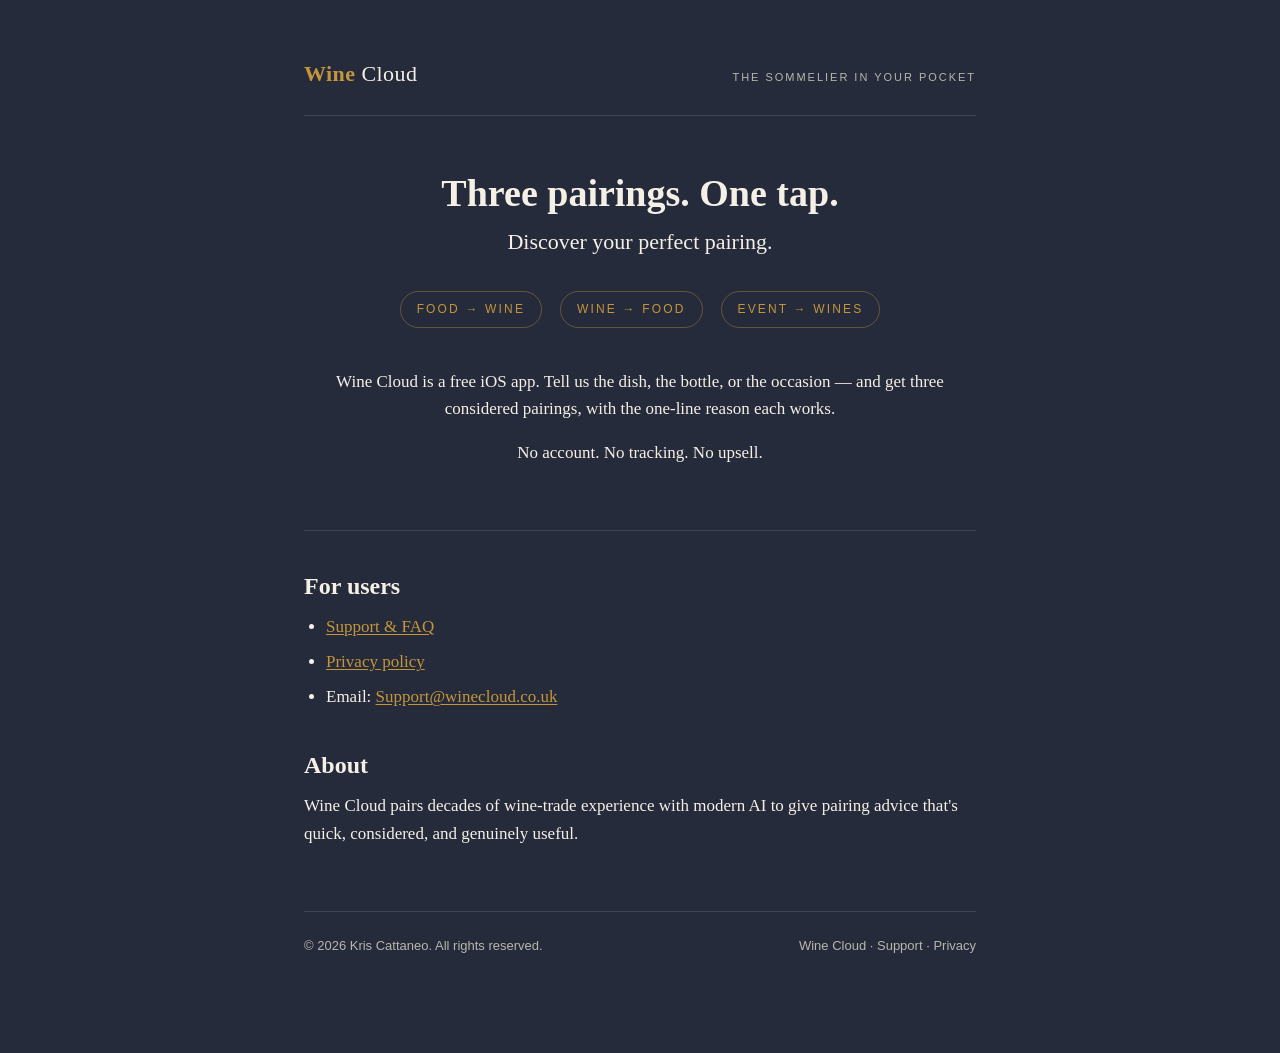
<file: index.html>
<!doctype html>
<html lang="en">
  <head>
    <meta charset="utf-8" />
    <meta
      name="viewport"
      content="width=device-width, initial-scale=1, viewport-fit=cover"
    />
    <title>Wine Cloud — The sommelier in your pocket</title>
    <meta
      name="description"
      content="Wine Cloud is a free iOS app. Three considered pairings for any dish, bottle, or occasion. No account, no tracking."
    />
    <meta name="robots" content="noindex, nofollow" />
    <meta name="theme-color" content="#252b3b" />
    <link rel="stylesheet" href="_shared.css" />
    <style>
      .hero {
        text-align: center;
        padding: 24px 0 8px;
      }
      .tagline {
        font-family: Georgia, serif;
        font-size: 22px;
        color: var(--cream);
        margin: 0 0 32px;
      }
      .modes {
        display: flex;
        justify-content: center;
        gap: 18px;
        margin: 24px 0 40px;
        flex-wrap: wrap;
      }
      .mode {
        font-family: -apple-system, BlinkMacSystemFont, "Inter",
          "Helvetica Neue", Arial, sans-serif;
        font-size: 12px;
        letter-spacing: 0.18em;
        text-transform: uppercase;
        color: var(--gold);
        border: 1px solid rgba(196, 150, 58, 0.4);
        padding: 8px 16px;
        border-radius: 999px;
      }
      .links {
        display: flex;
        gap: 24px;
        justify-content: center;
        margin: 32px 0 8px;
        flex-wrap: wrap;
      }
    </style>
  </head>
  <body>
    <main>
      <header class="brand">
        <div class="mark"><strong>Wine</strong> Cloud</div>
        <div class="eyebrow">The sommelier in your pocket</div>
      </header>

      <div class="hero">
        <h1>Three pairings. One tap.</h1>
        <p class="tagline">Discover your perfect pairing.</p>

        <div class="modes">
          <span class="mode">Food → Wine</span>
          <span class="mode">Wine → Food</span>
          <span class="mode">Event → Wines</span>
        </div>

        <p>
          Wine Cloud is a free iOS app. Tell us the dish, the bottle, or the
          occasion — and get three considered pairings, with the one-line
          reason each works.
        </p>
        <p>
          No account. No tracking. No upsell.
        </p>
      </div>

      <hr />

      <h2>For users</h2>
      <ul>
        <li><a href="support/">Support &amp; FAQ</a></li>
        <li><a href="privacy/">Privacy policy</a></li>
        <li>
          Email:
          <a href="mailto:Support@winecloud.co.uk"
            >Support@winecloud.co.uk</a
          >
        </li>
      </ul>

      <h2>About</h2>
      <p>
        Wine Cloud pairs decades of wine-trade experience with modern AI to
        give pairing advice that's quick, considered, and genuinely useful.
      </p>

      <footer>
        <span>© 2026 Kris Cattaneo. All rights reserved.</span>
        <span>
          <a href="./">Wine Cloud</a> ·
          <a href="support/">Support</a> ·
          <a href="privacy/">Privacy</a>
        </span>
      </footer>
    </main>
  </body>
</html>
</file>
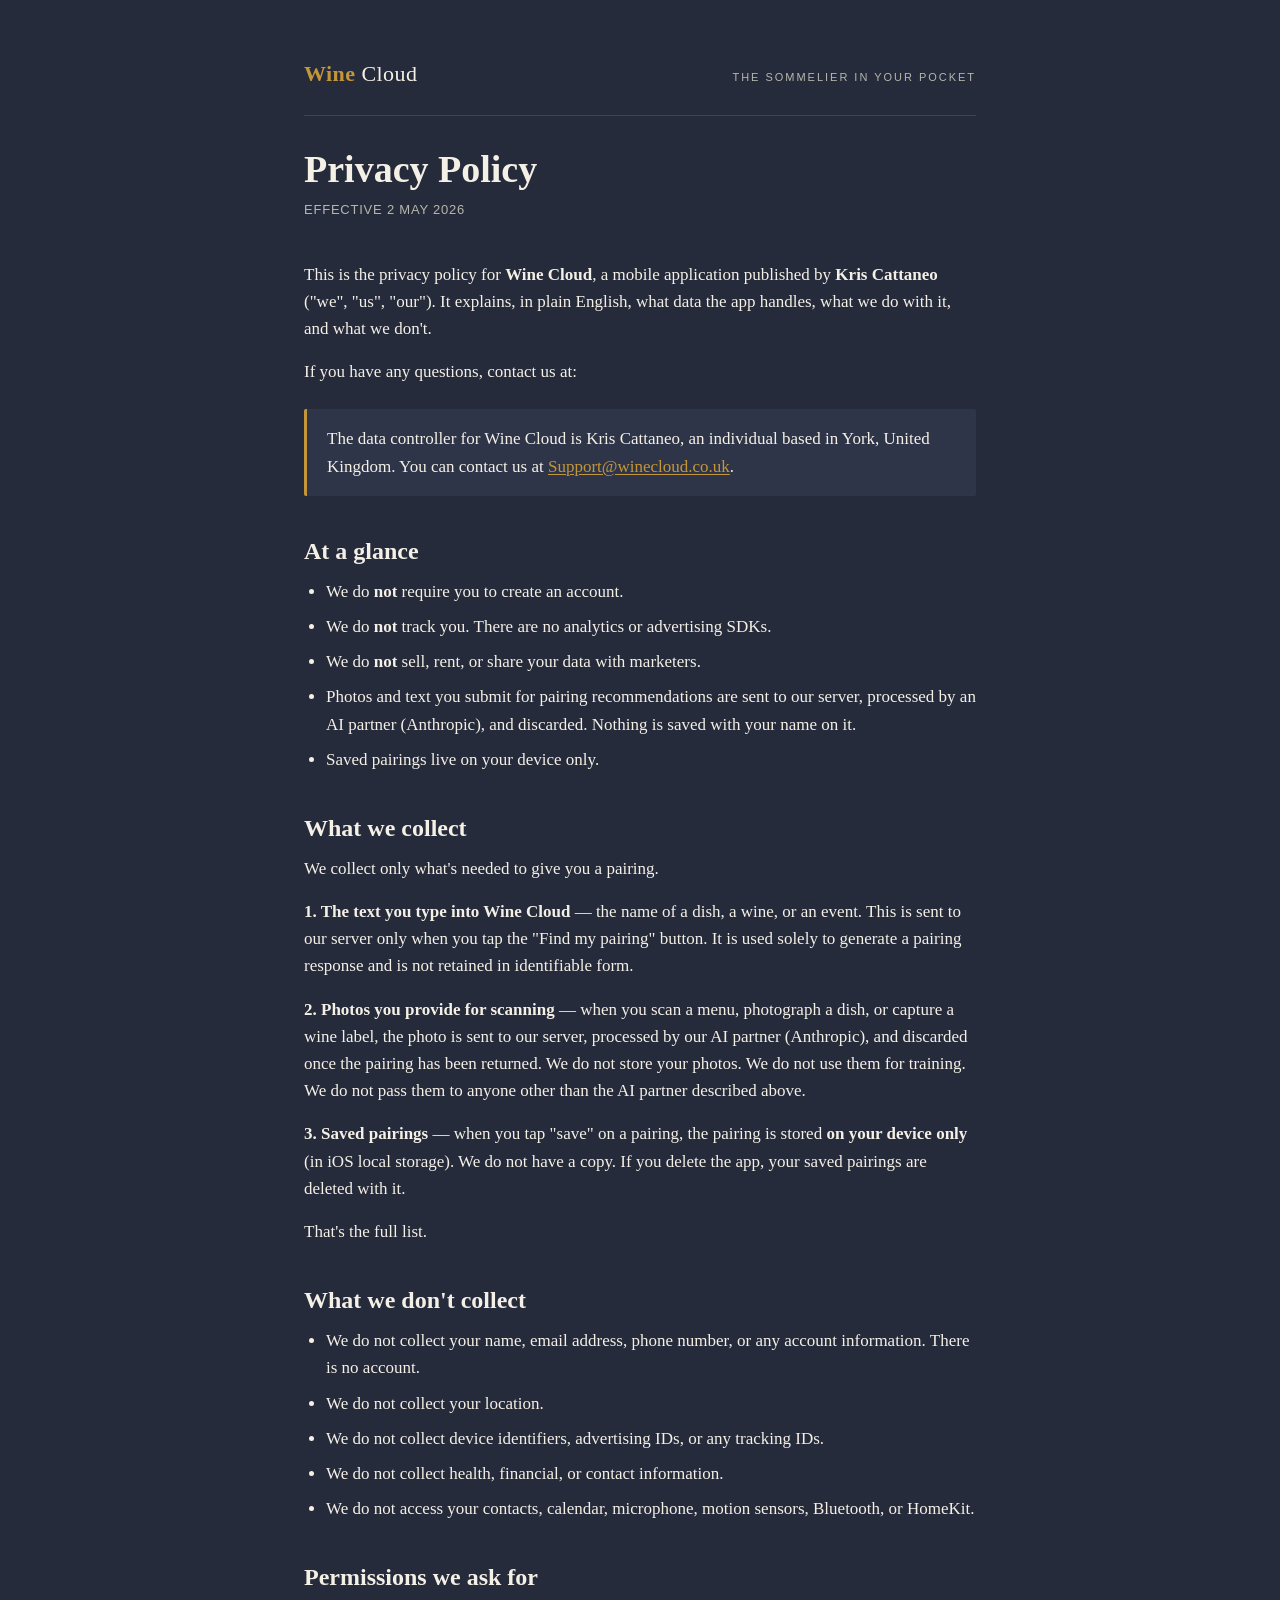
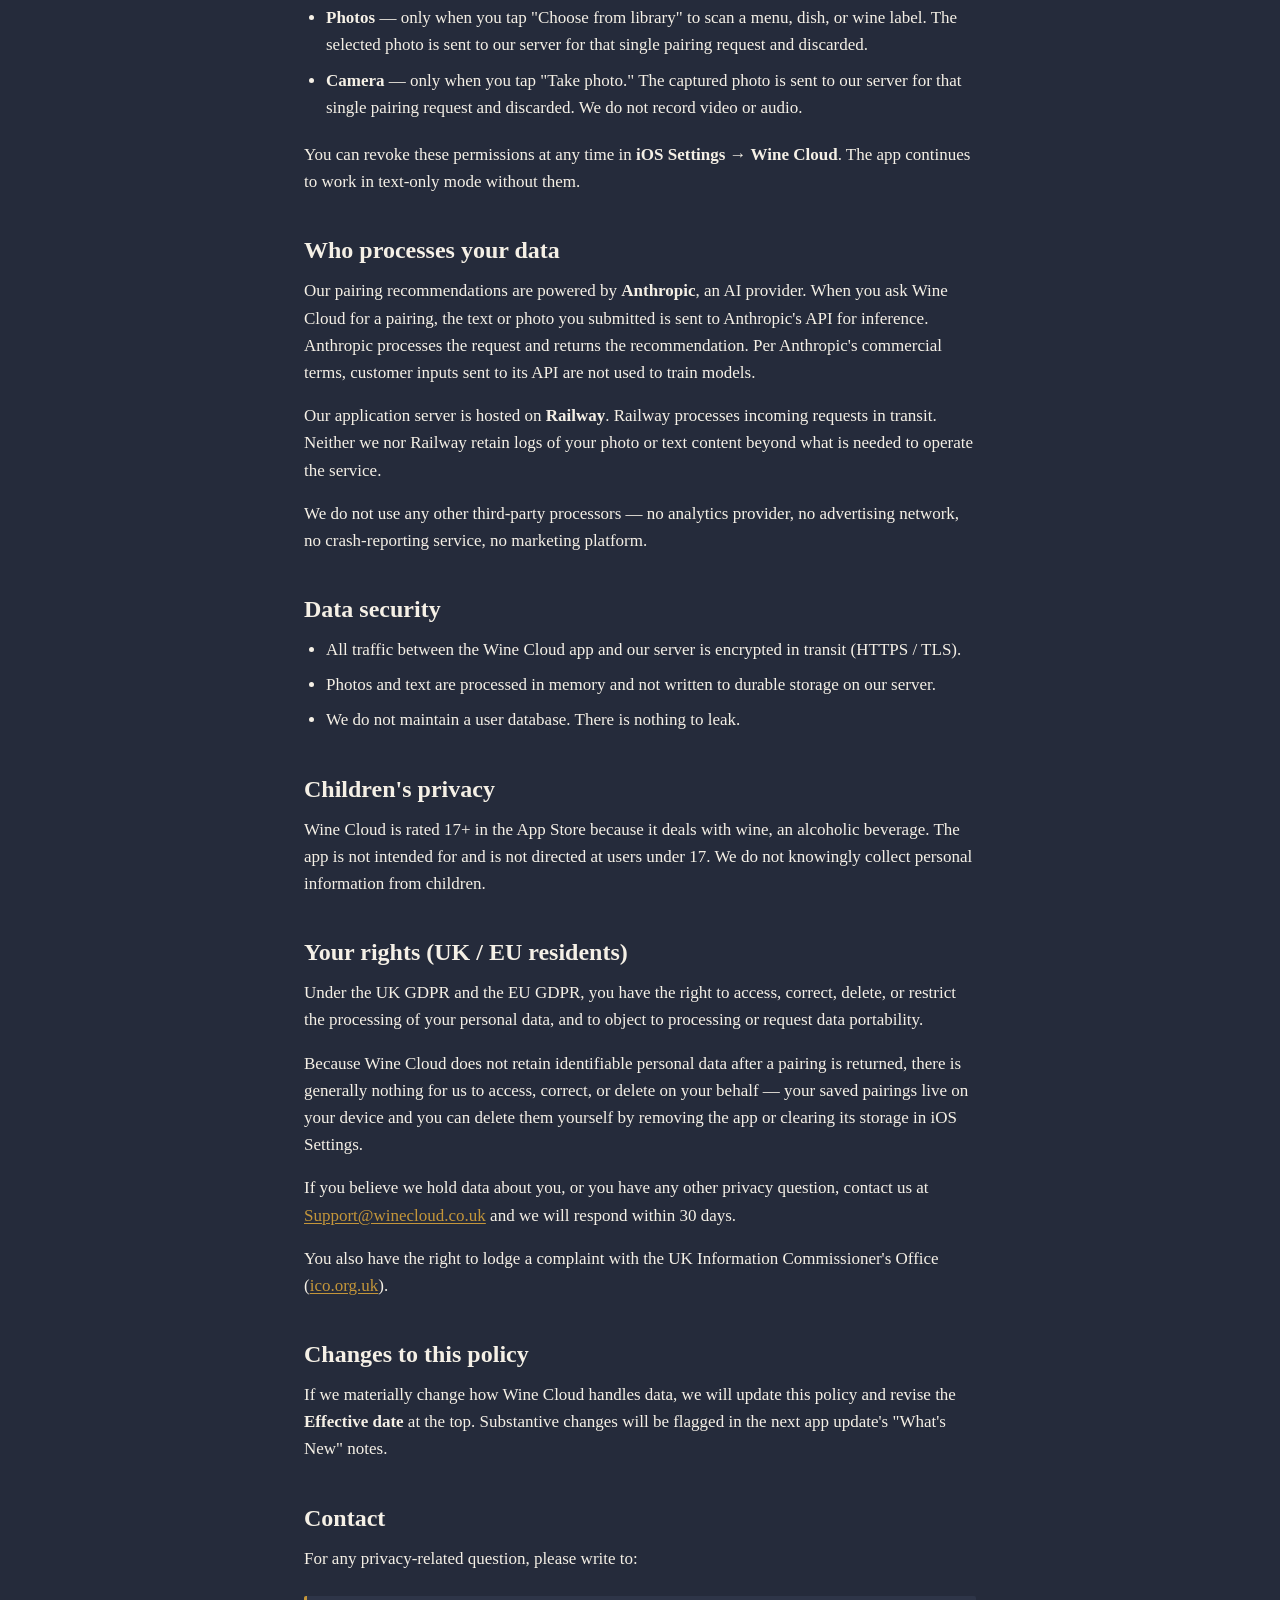
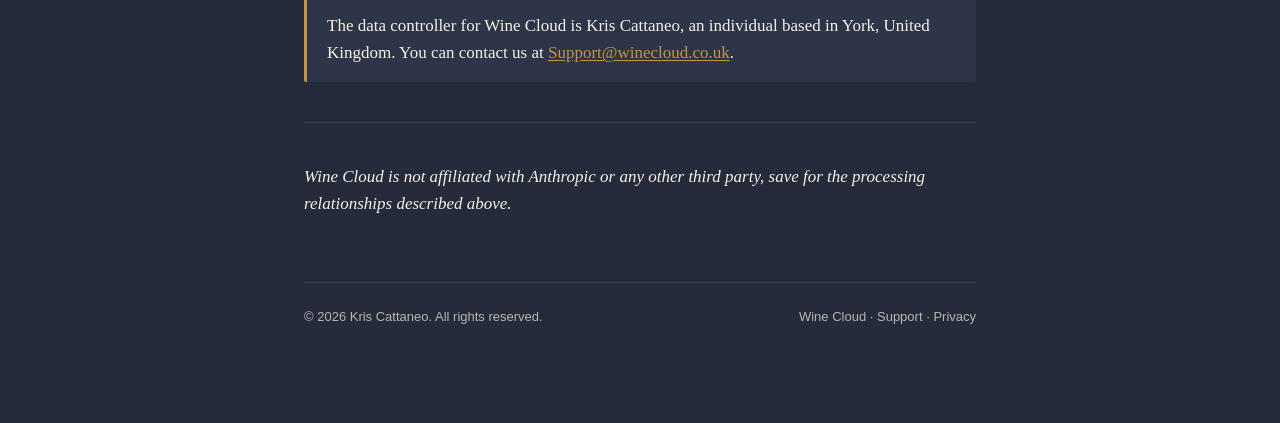
<file: privacy/index.html>
<!doctype html>
<html lang="en">
  <head>
    <meta charset="utf-8" />
    <meta
      name="viewport"
      content="width=device-width, initial-scale=1, viewport-fit=cover"
    />
    <title>Privacy Policy — Wine Cloud</title>
    <meta
      name="description"
      content="Wine Cloud's privacy policy. We don't track you, don't require an account, and don't store the photos or text you submit for pairings."
    />
    <meta name="robots" content="noindex, nofollow" />
    <meta name="theme-color" content="#252b3b" />
    <link rel="stylesheet" href="../_shared.css" />
  </head>
  <body>
    <main>
      <header class="brand">
        <div class="mark"><strong>Wine</strong> Cloud</div>
        <div class="eyebrow">The sommelier in your pocket</div>
      </header>

      <h1>Privacy Policy</h1>
      <p class="effective">Effective 2 May 2026</p>

      <p>
        This is the privacy policy for <strong>Wine Cloud</strong>, a mobile
        application published by <strong>Kris Cattaneo</strong> ("we", "us",
        "our"). It explains, in plain English, what data the app handles, what
        we do with it, and what we don't.
      </p>

      <p>If you have any questions, contact us at:</p>

      <div class="callout">
        <p>
          The data controller for Wine Cloud is Kris Cattaneo, an individual
          based in York, United Kingdom. You can contact us at
          <a href="mailto:Support@winecloud.co.uk"
            >Support@winecloud.co.uk</a
          >.
        </p>
      </div>

      <h2>At a glance</h2>
      <ul>
        <li>We do <strong>not</strong> require you to create an account.</li>
        <li>
          We do <strong>not</strong> track you. There are no analytics or
          advertising SDKs.
        </li>
        <li>
          We do <strong>not</strong> sell, rent, or share your data with
          marketers.
        </li>
        <li>
          Photos and text you submit for pairing recommendations are sent to our
          server, processed by an AI partner (Anthropic), and discarded.
          Nothing is saved with your name on it.
        </li>
        <li>Saved pairings live on your device only.</li>
      </ul>

      <h2>What we collect</h2>
      <p>We collect only what's needed to give you a pairing.</p>

      <p>
        <strong>1. The text you type into Wine Cloud</strong> — the name of a
        dish, a wine, or an event. This is sent to our server only when you tap
        the "Find my pairing" button. It is used solely to generate a pairing
        response and is not retained in identifiable form.
      </p>

      <p>
        <strong>2. Photos you provide for scanning</strong> — when you scan a
        menu, photograph a dish, or capture a wine label, the photo is sent to
        our server, processed by our AI partner (Anthropic), and discarded
        once the pairing has been returned. We do not store your photos. We do
        not use them for training. We do not pass them to anyone other than
        the AI partner described above.
      </p>

      <p>
        <strong>3. Saved pairings</strong> — when you tap "save" on a pairing,
        the pairing is stored <strong>on your device only</strong> (in iOS
        local storage). We do not have a copy. If you delete the app, your
        saved pairings are deleted with it.
      </p>

      <p>That's the full list.</p>

      <h2>What we don't collect</h2>
      <ul>
        <li>
          We do not collect your name, email address, phone number, or any
          account information. There is no account.
        </li>
        <li>We do not collect your location.</li>
        <li>
          We do not collect device identifiers, advertising IDs, or any
          tracking IDs.
        </li>
        <li>We do not collect health, financial, or contact information.</li>
        <li>
          We do not access your contacts, calendar, microphone, motion sensors,
          Bluetooth, or HomeKit.
        </li>
      </ul>

      <h2>Permissions we ask for</h2>
      <ul>
        <li>
          <strong>Photos</strong> — only when you tap "Choose from library" to
          scan a menu, dish, or wine label. The selected photo is sent to our
          server for that single pairing request and discarded.
        </li>
        <li>
          <strong>Camera</strong> — only when you tap "Take photo." The
          captured photo is sent to our server for that single pairing request
          and discarded. We do not record video or audio.
        </li>
      </ul>
      <p>
        You can revoke these permissions at any time in
        <strong>iOS Settings → Wine Cloud</strong>. The app continues to work
        in text-only mode without them.
      </p>

      <h2>Who processes your data</h2>
      <p>
        Our pairing recommendations are powered by <strong>Anthropic</strong>,
        an AI provider. When you ask Wine Cloud for a pairing, the text or
        photo you submitted is sent to Anthropic's API for inference. Anthropic
        processes the request and returns the recommendation. Per Anthropic's
        commercial terms, customer inputs sent to its API are not used to
        train models.
      </p>
      <p>
        Our application server is hosted on <strong>Railway</strong>. Railway
        processes incoming requests in transit. Neither we nor Railway retain
        logs of your photo or text content beyond what is needed to operate
        the service.
      </p>
      <p>
        We do not use any other third-party processors — no analytics
        provider, no advertising network, no crash-reporting service, no
        marketing platform.
      </p>

      <h2>Data security</h2>
      <ul>
        <li>
          All traffic between the Wine Cloud app and our server is encrypted in
          transit (HTTPS / TLS).
        </li>
        <li>
          Photos and text are processed in memory and not written to durable
          storage on our server.
        </li>
        <li>We do not maintain a user database. There is nothing to leak.</li>
      </ul>

      <h2>Children's privacy</h2>
      <p>
        Wine Cloud is rated 17+ in the App Store because it deals with wine,
        an alcoholic beverage. The app is not intended for and is not directed
        at users under 17. We do not knowingly collect personal information
        from children.
      </p>

      <h2>Your rights (UK / EU residents)</h2>
      <p>
        Under the UK GDPR and the EU GDPR, you have the right to access,
        correct, delete, or restrict the processing of your personal data, and
        to object to processing or request data portability.
      </p>
      <p>
        Because Wine Cloud does not retain identifiable personal data after a
        pairing is returned, there is generally nothing for us to access,
        correct, or delete on your behalf — your saved pairings live on your
        device and you can delete them yourself by removing the app or
        clearing its storage in iOS Settings.
      </p>
      <p>
        If you believe we hold data about you, or you have any other privacy
        question, contact us at
        <a href="mailto:Support@winecloud.co.uk"
          >Support@winecloud.co.uk</a
        >
        and we will respond within 30 days.
      </p>
      <p>
        You also have the right to lodge a complaint with the UK Information
        Commissioner's Office (<a
          href="https://ico.org.uk"
          rel="noopener"
          target="_blank"
          >ico.org.uk</a
        >).
      </p>

      <h2>Changes to this policy</h2>
      <p>
        If we materially change how Wine Cloud handles data, we will update
        this policy and revise the <strong>Effective date</strong> at the top.
        Substantive changes will be flagged in the next app update's "What's
        New" notes.
      </p>

      <h2>Contact</h2>
      <p>For any privacy-related question, please write to:</p>
      <div class="callout">
        <p>
          The data controller for Wine Cloud is Kris Cattaneo, an individual
          based in York, United Kingdom. You can contact us at
          <a href="mailto:Support@winecloud.co.uk"
            >Support@winecloud.co.uk</a
          >.
        </p>
      </div>

      <hr />

      <p>
        <em
          >Wine Cloud is not affiliated with Anthropic or any other third
          party, save for the processing relationships described above.</em
        >
      </p>

      <footer>
        <span>© 2026 Kris Cattaneo. All rights reserved.</span>
        <span>
          <a href="../">Wine Cloud</a> ·
          <a href="../support/">Support</a> ·
          <a href="./">Privacy</a>
        </span>
      </footer>
    </main>
  </body>
</html>
</file>
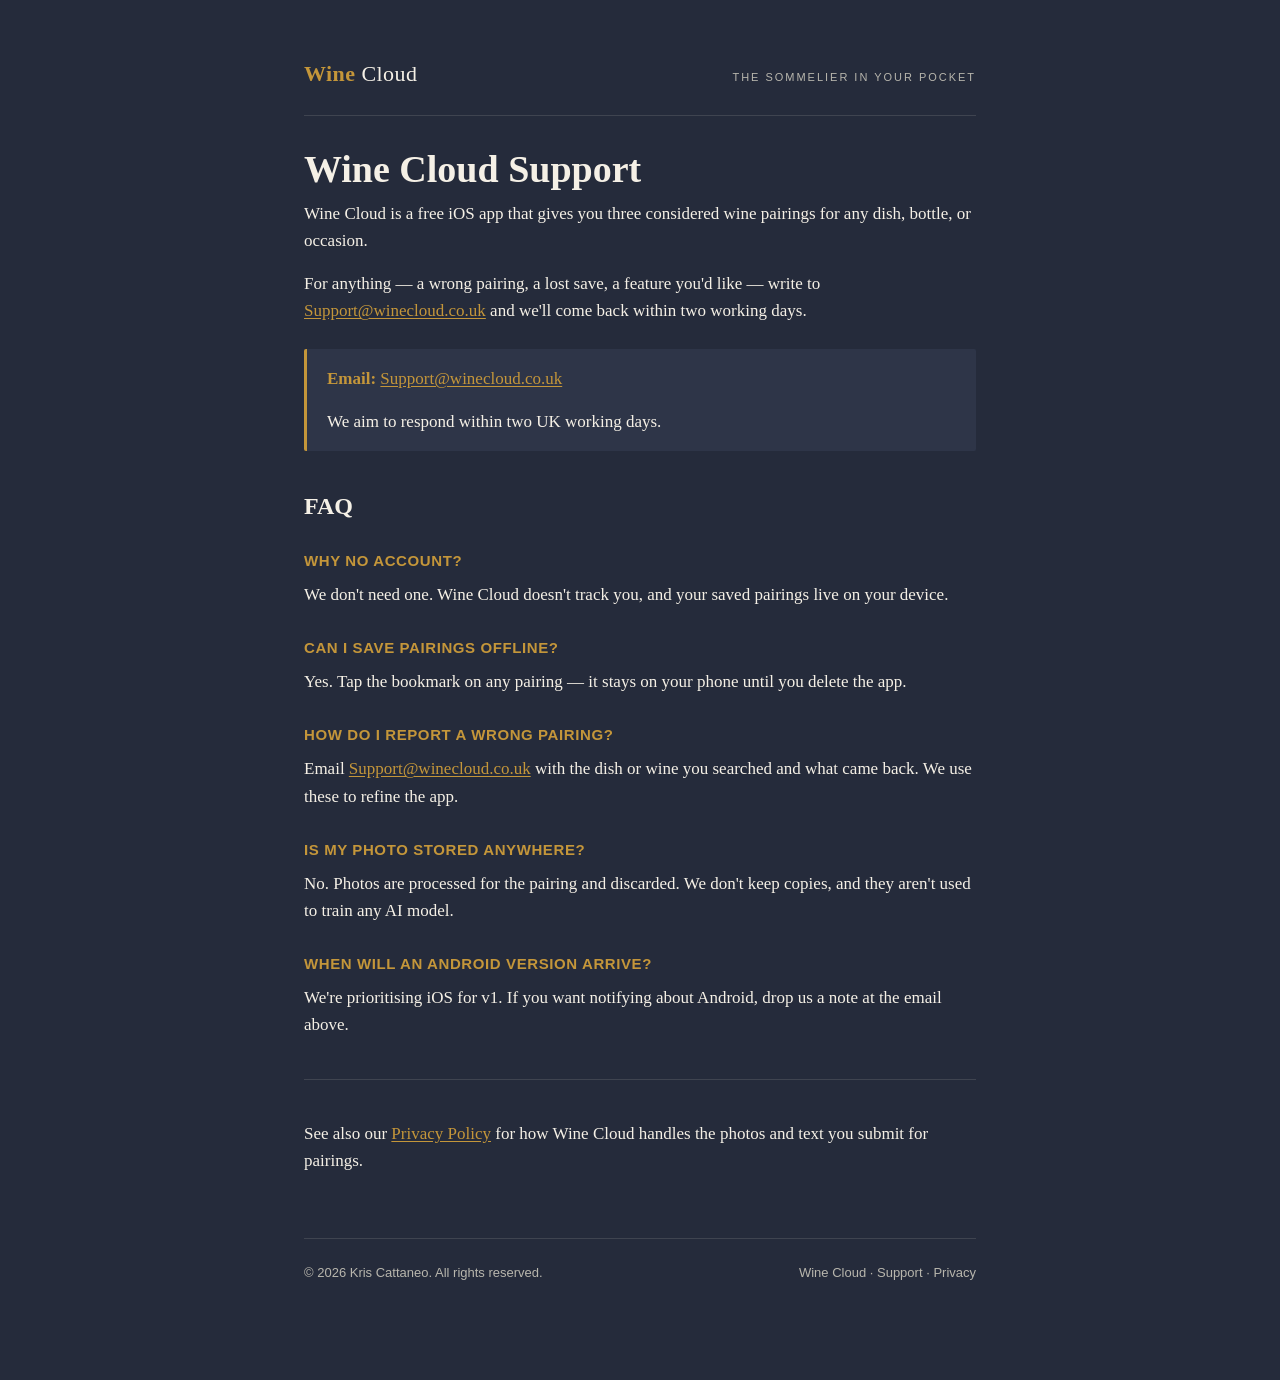
<file: support/index.html>
<!doctype html>
<html lang="en">
  <head>
    <meta charset="utf-8" />
    <meta
      name="viewport"
      content="width=device-width, initial-scale=1, viewport-fit=cover"
    />
    <title>Support — Wine Cloud</title>
    <meta
      name="description"
      content="Support for Wine Cloud, the free iOS sommelier app. Email Support@winecloud.co.uk."
    />
    <meta name="robots" content="noindex, nofollow" />
    <meta name="theme-color" content="#252b3b" />
    <link rel="stylesheet" href="../_shared.css" />
  </head>
  <body>
    <main>
      <header class="brand">
        <div class="mark"><strong>Wine</strong> Cloud</div>
        <div class="eyebrow">The sommelier in your pocket</div>
      </header>

      <h1>Wine Cloud Support</h1>

      <p>
        Wine Cloud is a free iOS app that gives you three considered wine
        pairings for any dish, bottle, or occasion.
      </p>

      <p>
        For anything — a wrong pairing, a lost save, a feature you'd like —
        write to
        <a href="mailto:Support@winecloud.co.uk"
          >Support@winecloud.co.uk</a
        >
        and we'll come back within two working days.
      </p>

      <div class="callout">
        <p>
          <strong>Email:</strong>
          <a href="mailto:Support@winecloud.co.uk"
            >Support@winecloud.co.uk</a
          >
        </p>
        <p style="margin-top: 8px">
          We aim to respond within two UK working days.
        </p>
      </div>

      <h2>FAQ</h2>

      <h3>Why no account?</h3>
      <p>
        We don't need one. Wine Cloud doesn't track you, and your saved
        pairings live on your device.
      </p>

      <h3>Can I save pairings offline?</h3>
      <p>
        Yes. Tap the bookmark on any pairing — it stays on your phone until
        you delete the app.
      </p>

      <h3>How do I report a wrong pairing?</h3>
      <p>
        Email
        <a href="mailto:Support@winecloud.co.uk"
          >Support@winecloud.co.uk</a
        >
        with the dish or wine you searched and what came back. We use these to
        refine the app.
      </p>

      <h3>Is my photo stored anywhere?</h3>
      <p>
        No. Photos are processed for the pairing and discarded. We don't keep
        copies, and they aren't used to train any AI model.
      </p>

      <h3>When will an Android version arrive?</h3>
      <p>
        We're prioritising iOS for v1. If you want notifying about Android,
        drop us a note at the email above.
      </p>

      <hr />

      <p>
        See also our
        <a href="../privacy/">Privacy Policy</a> for how Wine Cloud handles
        the photos and text you submit for pairings.
      </p>

      <footer>
        <span>© 2026 Kris Cattaneo. All rights reserved.</span>
        <span>
          <a href="../">Wine Cloud</a> ·
          <a href="./">Support</a> ·
          <a href="../privacy/">Privacy</a>
        </span>
      </footer>
    </main>
  </body>
</html>
</file>
<file: _shared.css>
:root {
  --bg: #252b3b;
  --surface: #2e3548;
  --gold: #c4963a;
  --cream: #f5f0e6;
  --text: #f5f0e6;
  --muted: #b8b6ad;
  --border: rgba(245, 240, 230, 0.12);
}

* {
  box-sizing: border-box;
}

html,
body {
  margin: 0;
  padding: 0;
  background: var(--bg);
  color: var(--text);
  font-family: Georgia, "Iowan Old Style", "Apple Garamond", "Times New Roman",
    serif;
  font-size: 17px;
  line-height: 1.6;
  -webkit-font-smoothing: antialiased;
  -moz-osx-font-smoothing: grayscale;
}

main {
  max-width: 720px;
  margin: 0 auto;
  padding: 56px 24px 96px;
}

header.brand {
  display: flex;
  align-items: baseline;
  justify-content: space-between;
  padding-bottom: 24px;
  margin-bottom: 32px;
  border-bottom: 1px solid var(--border);
}

header.brand .mark {
  font-family: Georgia, serif;
  font-size: 22px;
  letter-spacing: 0.02em;
  color: var(--cream);
}

header.brand .mark strong {
  color: var(--gold);
  font-weight: 600;
}

header.brand .eyebrow {
  font-family: -apple-system, BlinkMacSystemFont, "Inter", "Helvetica Neue",
    Arial, sans-serif;
  font-size: 11px;
  letter-spacing: 0.18em;
  text-transform: uppercase;
  color: var(--muted);
}

h1 {
  font-family: Georgia, serif;
  font-weight: 600;
  font-size: 38px;
  line-height: 1.15;
  margin: 0 0 8px;
  color: var(--cream);
}

h1 + .effective {
  font-family: -apple-system, BlinkMacSystemFont, "Inter", "Helvetica Neue",
    Arial, sans-serif;
  font-size: 13px;
  letter-spacing: 0.06em;
  color: var(--muted);
  margin: 0 0 40px;
  text-transform: uppercase;
}

h2 {
  font-family: Georgia, serif;
  font-weight: 600;
  font-size: 24px;
  line-height: 1.25;
  margin: 40px 0 12px;
  color: var(--cream);
}

h3 {
  font-family: -apple-system, BlinkMacSystemFont, "Inter", "Helvetica Neue",
    Arial, sans-serif;
  font-weight: 600;
  font-size: 15px;
  letter-spacing: 0.04em;
  text-transform: uppercase;
  color: var(--gold);
  margin: 28px 0 8px;
}

p {
  margin: 0 0 16px;
  color: var(--text);
}

a {
  color: var(--gold);
  text-decoration: underline;
  text-underline-offset: 2px;
}

a:hover {
  color: var(--cream);
}

ul {
  margin: 0 0 20px;
  padding-left: 22px;
}

ul li {
  margin-bottom: 8px;
}

strong {
  color: var(--cream);
}

hr {
  border: none;
  border-top: 1px solid var(--border);
  margin: 40px 0;
}

.callout {
  background: var(--surface);
  border-left: 3px solid var(--gold);
  padding: 16px 20px;
  margin: 24px 0 32px;
  border-radius: 2px;
}

.callout p:last-child {
  margin-bottom: 0;
}

.callout strong {
  color: var(--gold);
}

footer {
  margin-top: 64px;
  padding-top: 24px;
  border-top: 1px solid var(--border);
  font-family: -apple-system, BlinkMacSystemFont, "Inter", "Helvetica Neue",
    Arial, sans-serif;
  font-size: 13px;
  color: var(--muted);
  display: flex;
  flex-wrap: wrap;
  gap: 8px 18px;
  justify-content: space-between;
}

footer a {
  color: var(--muted);
  text-decoration: none;
}

footer a:hover {
  color: var(--gold);
}

@media (max-width: 540px) {
  main {
    padding: 40px 20px 64px;
  }
  h1 {
    font-size: 30px;
  }
  h2 {
    font-size: 20px;
  }
}
</file>
